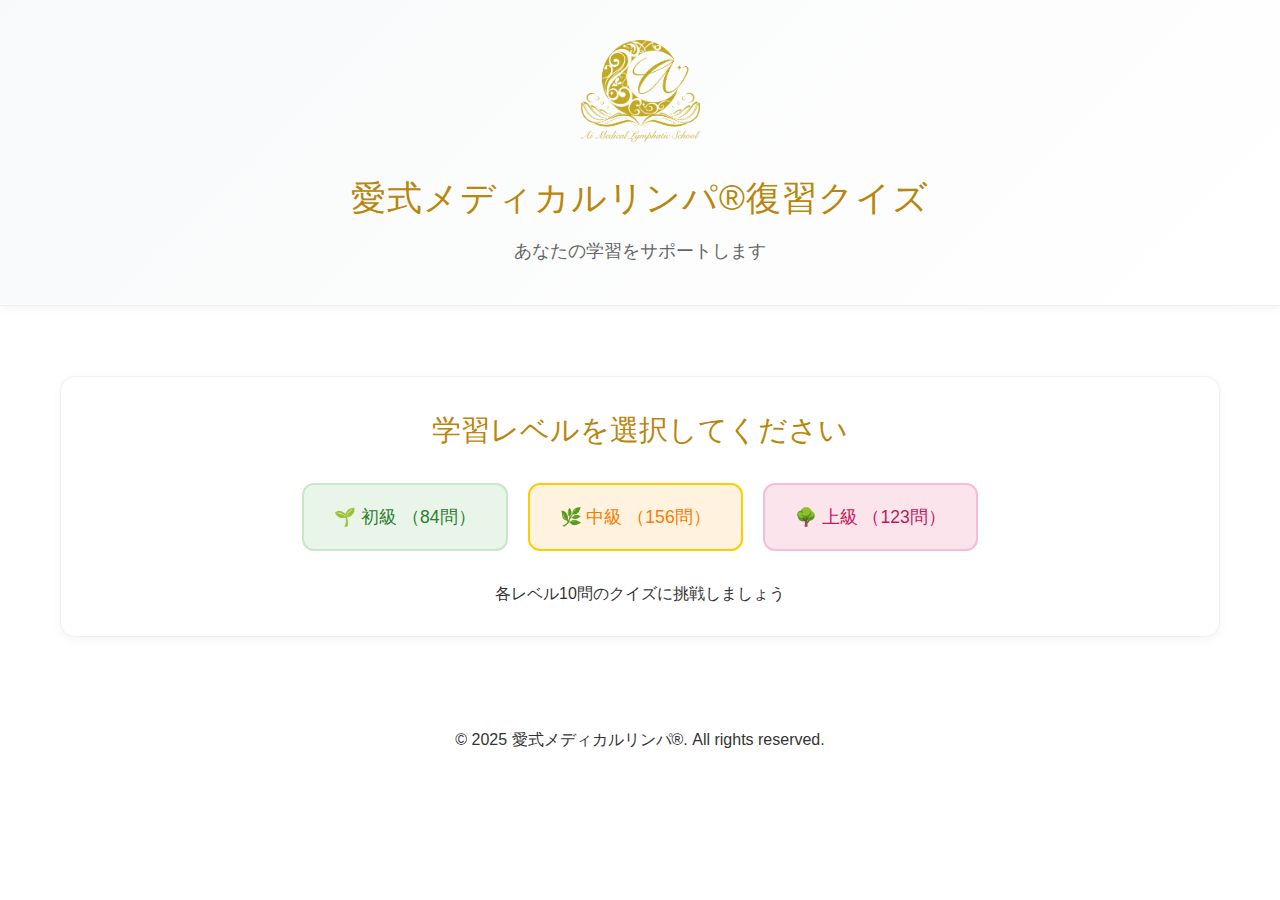
<file: index.html>
<!DOCTYPE html>
<html lang="ja">
<head>
    <meta charset="UTF-8">
    <meta name="viewport" content="width=device-width, initial-scale=1.0">
    <title>愛式メディカルリンパ®復習クイズ</title>
    
    <!-- CSS読み込み -->
    <link rel="stylesheet" href="css/common.css">
    <link rel="stylesheet" href="css/student.css">
    
    <!-- Favicon -->
    <link rel="icon" type="image/png" href="assets/ai-logo.png">
</head>
<body>
    <!-- ヘッダー -->
    <header class="header">
        <img src="assets/ai-logo.png" alt="愛式メディカルリンパ®" class="logo">
        <h1>愛式メディカルリンパ®復習クイズ</h1>
        <p>あなたの学習をサポートします</p>
    </header>

    <!-- メインコンテナ -->
    <main class="container">
        <!-- レベル選択画面 -->
        <section class="level-selection">
            <div class="card">
                <h2>学習レベルを選択してください</h2>
                <div class="level-buttons">
                    <button class="level-btn beginner" data-level="初級" onclick="selectLevel('初級')">
                        🌱 初級
                    </button>
                    <button class="level-btn intermediate" data-level="中級" onclick="selectLevel('中級')">
                        🌿 中級
                    </button>
                    <button class="level-btn advanced" data-level="上級" onclick="selectLevel('上級')">
                        🌳 上級
                    </button>
                </div>
                <p class="text-center text-light">各レベル10問のクイズに挑戦しましょう</p>
            </div>
        </section>

        <!-- クイズ画面 -->
        <section class="quiz-container" style="display: none;">
            <!-- クイズヘッダー -->
            <div class="quiz-header">
                <div class="quiz-progress">
                    <span class="question-number">問題 1</span>
                    <div class="progress-bar">
                        <div class="progress-fill"></div>
                    </div>
                    <span class="total-questions">/ 10</span>
                </div>
            </div>

            <!-- 問題カード -->
            <div class="question-card">
                <div class="question-meta">
                    <span class="lecture-code">PG01-1</span>
                    <span class="difficulty-badge difficulty-初級">初級</span>
                </div>
                
                <h3 class="question-title">レクチャータイトル</h3>
                <div class="question-text">問題文がここに表示されます</div>
                
                <div class="options-container">
                    <!-- 選択肢が動的に生成されます -->
                </div>

                <!-- 解説（選択後に表示） -->
                <div class="explanation" style="display: none;">
                    <h4>解説</h4>
                    <p>解説文がここに表示されます</p>
                </div>

                <!-- 関連動画リンク -->
                <a href="#" class="video-link" style="display: none;" target="_blank">
                    📹 関連動画で復習する
                </a>

                <!-- 次の問題ボタン -->
                <div class="text-center mt-lg">
                    <button class="btn btn-primary" onclick="nextQuestion()" style="display: none;">
                        次の問題へ
                    </button>
                </div>
            </div>
        </section>

        <!-- 結果画面 -->
        <section class="results-container" style="display: none;">
            <!-- スコア表示 -->
            <div class="score-display">
                <div class="score-number">80点</div>
                <div class="score-text">8問正解 / 10問中</div>
            </div>

            <!-- 結果統計 -->
            <div class="results-summary">
                <div class="summary-card">
                    <div class="summary-number correct-count">8</div>
                    <div class="summary-label">正解数</div>
                </div>
                <div class="summary-card">
                    <div class="summary-number total-count">10</div>
                    <div class="summary-label">総問題数</div>
                </div>
                <div class="summary-card">
                    <div class="summary-number time-spent">3分45秒</div>
                    <div class="summary-label">所要時間</div>
                </div>
                <div class="summary-card">
                    <div class="summary-number accuracy-rate">80%</div>
                    <div class="summary-label">正答率</div>
                </div>
            </div>

            <!-- 間違えた問題 -->
            <div class="wrong-questions">
                <h3>📚 復習が必要な問題</h3>
                <div class="wrong-questions-list">
                    <!-- 間違えた問題が動的に生成されます -->
                </div>
            </div>

            <!-- アクションボタン -->
            <div class="text-center">
                <button class="btn btn-primary" onclick="restartQuiz()">
                    もう一度挑戦する
                </button>
                <button class="btn btn-secondary ml-md" onclick="selectLevel('中級')">
                    別のレベルに挑戦
                </button>
            </div>
        </section>

        <!-- ローディング画面 -->
        <section class="loading" style="display: none;">
            <div class="loading-spinner"></div>
            <p>問題データを読み込み中...</p>
        </section>
    </main>

    <!-- フッター -->
    <footer class="text-center p-lg">
        <p class="text-light">© 2025 愛式メディカルリンパ®. All rights reserved.</p>
    </footer>

    <!-- JavaScript読み込み -->
    <script src="js/common.js"></script>
    <script src="js/student.js"></script>
</body>
</html>
</file>
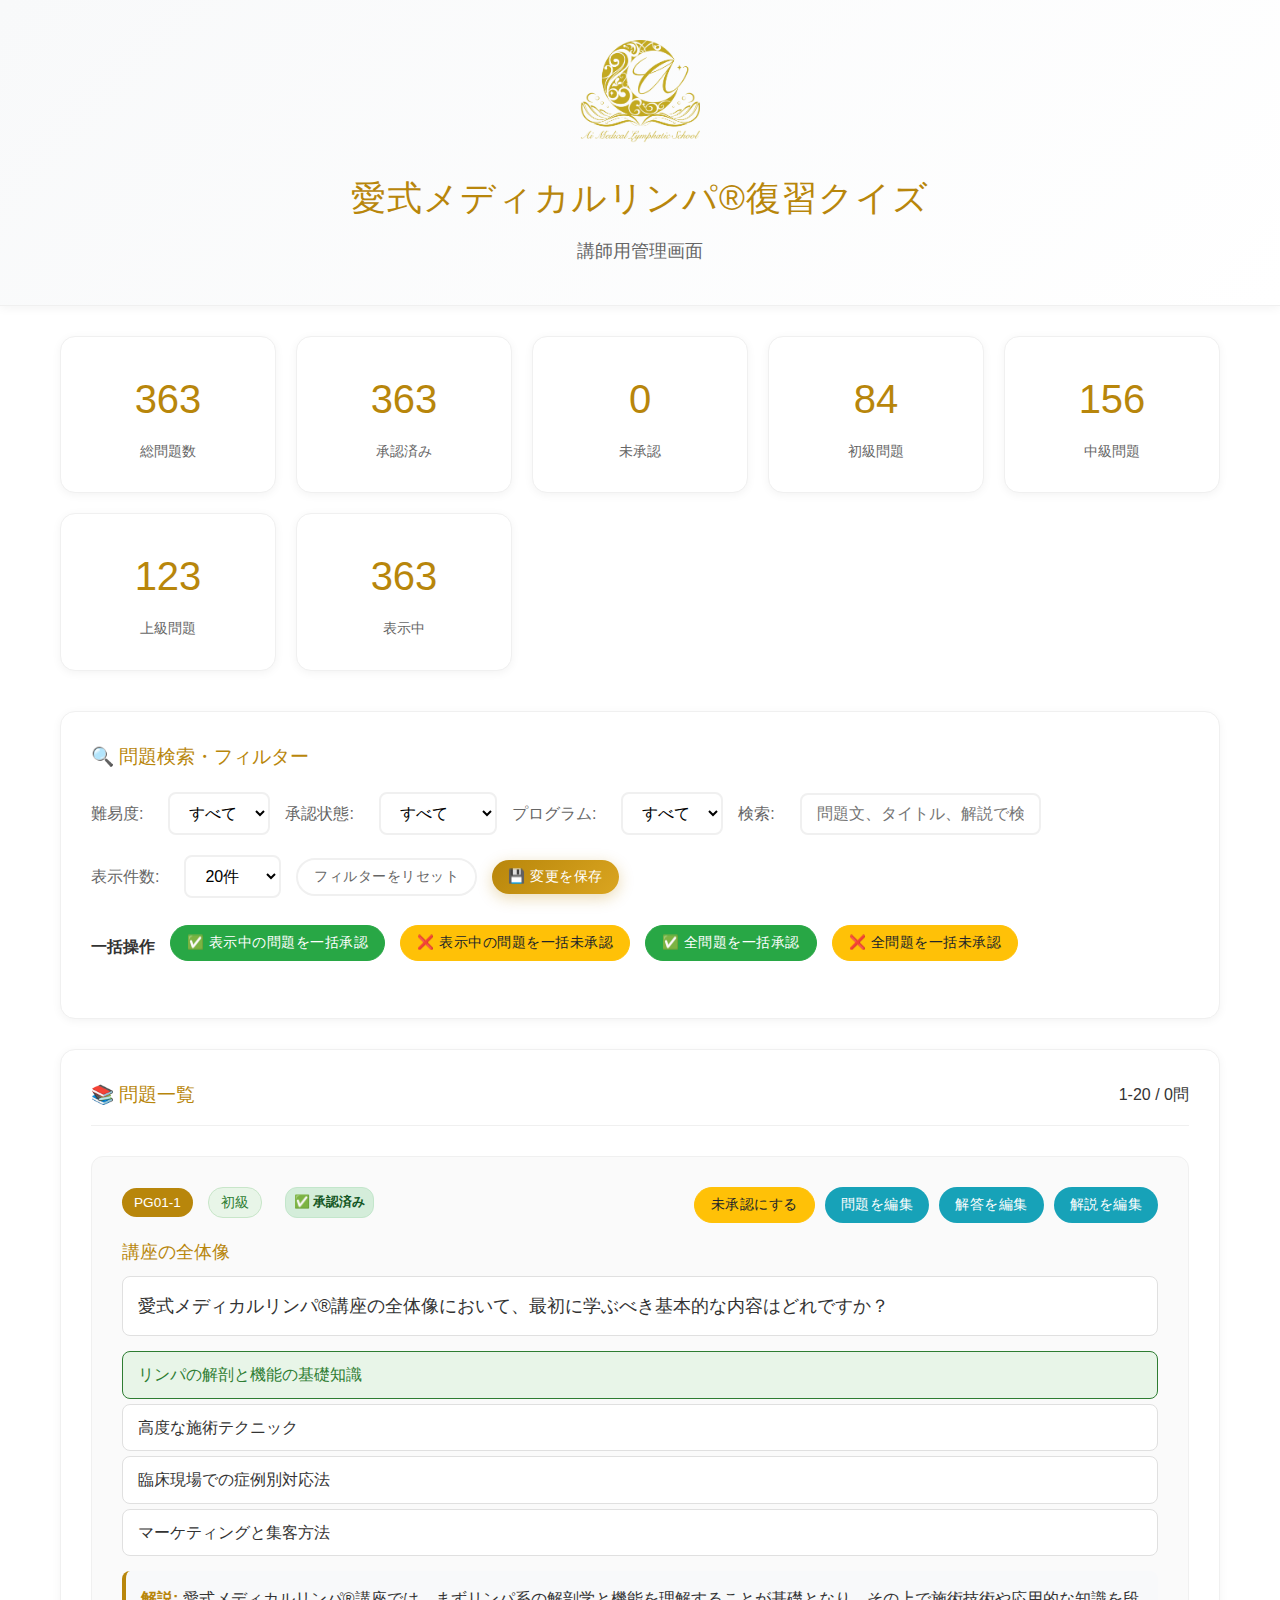
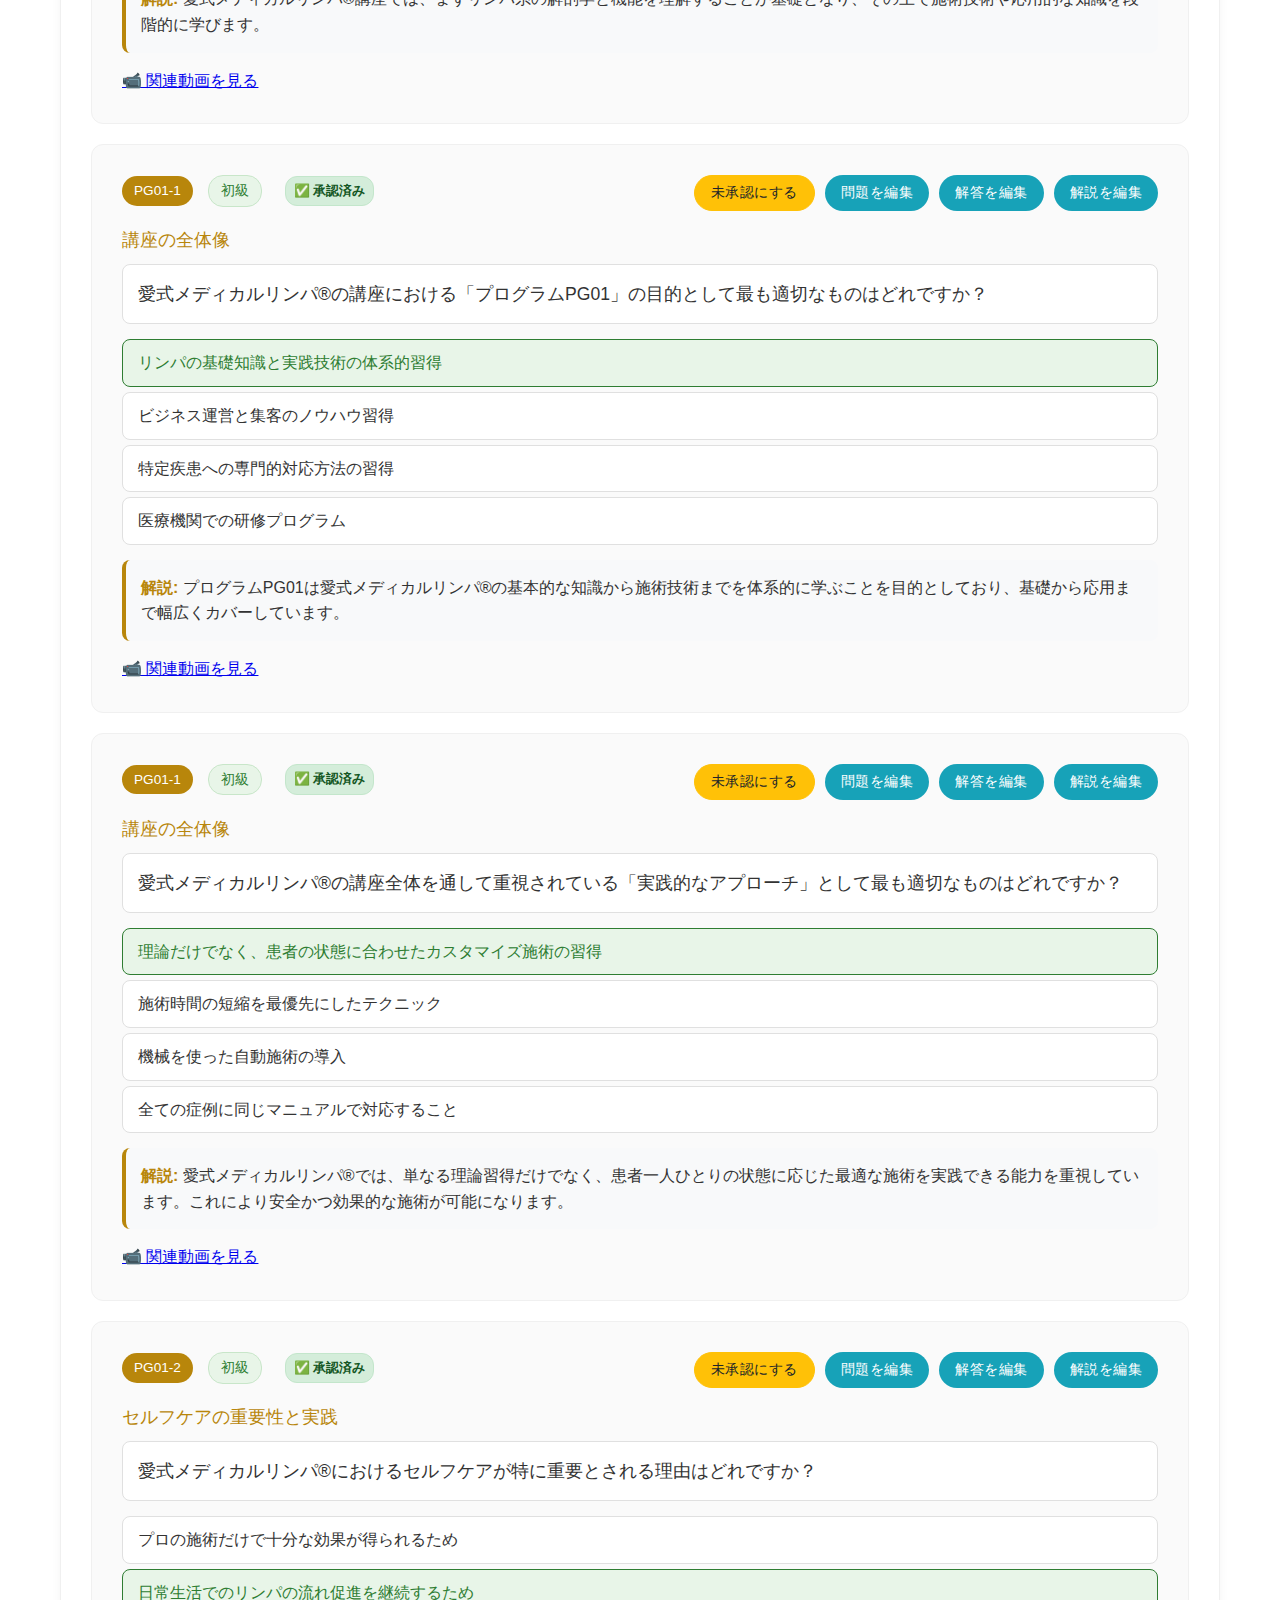
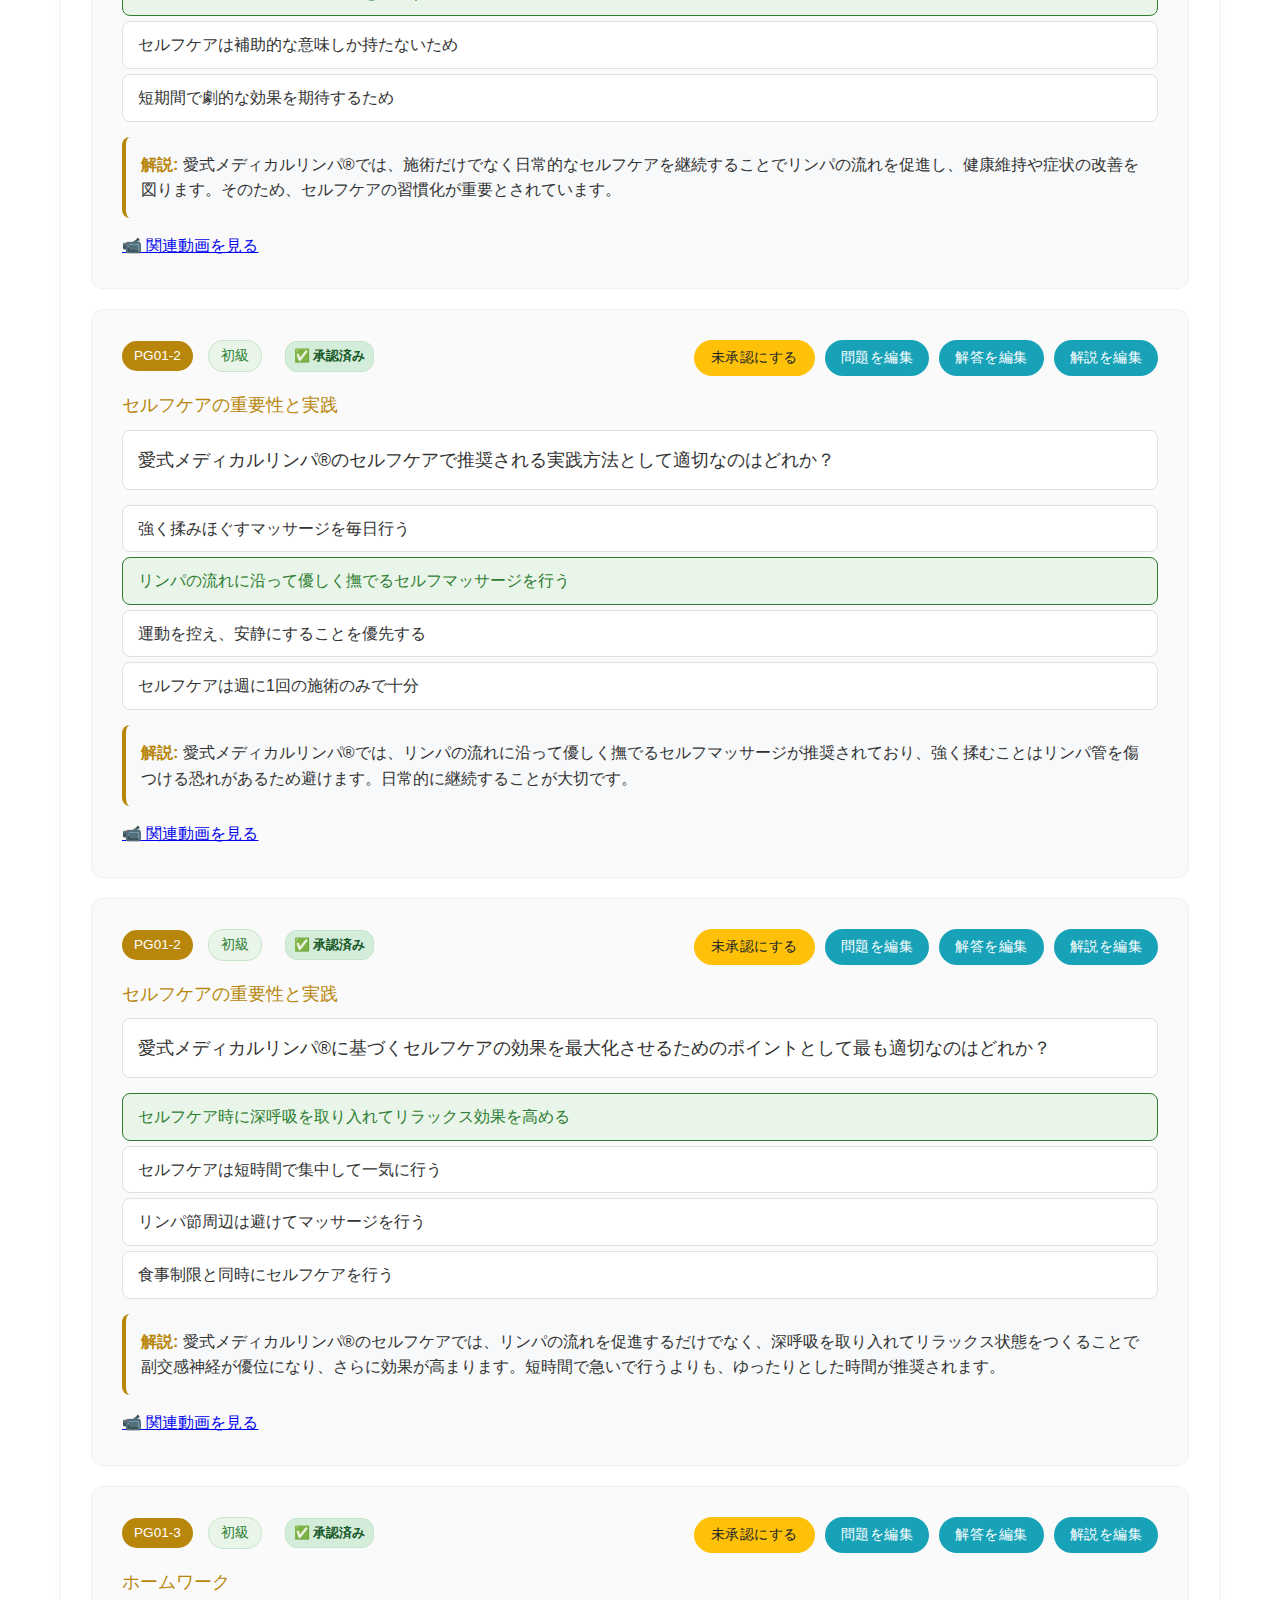
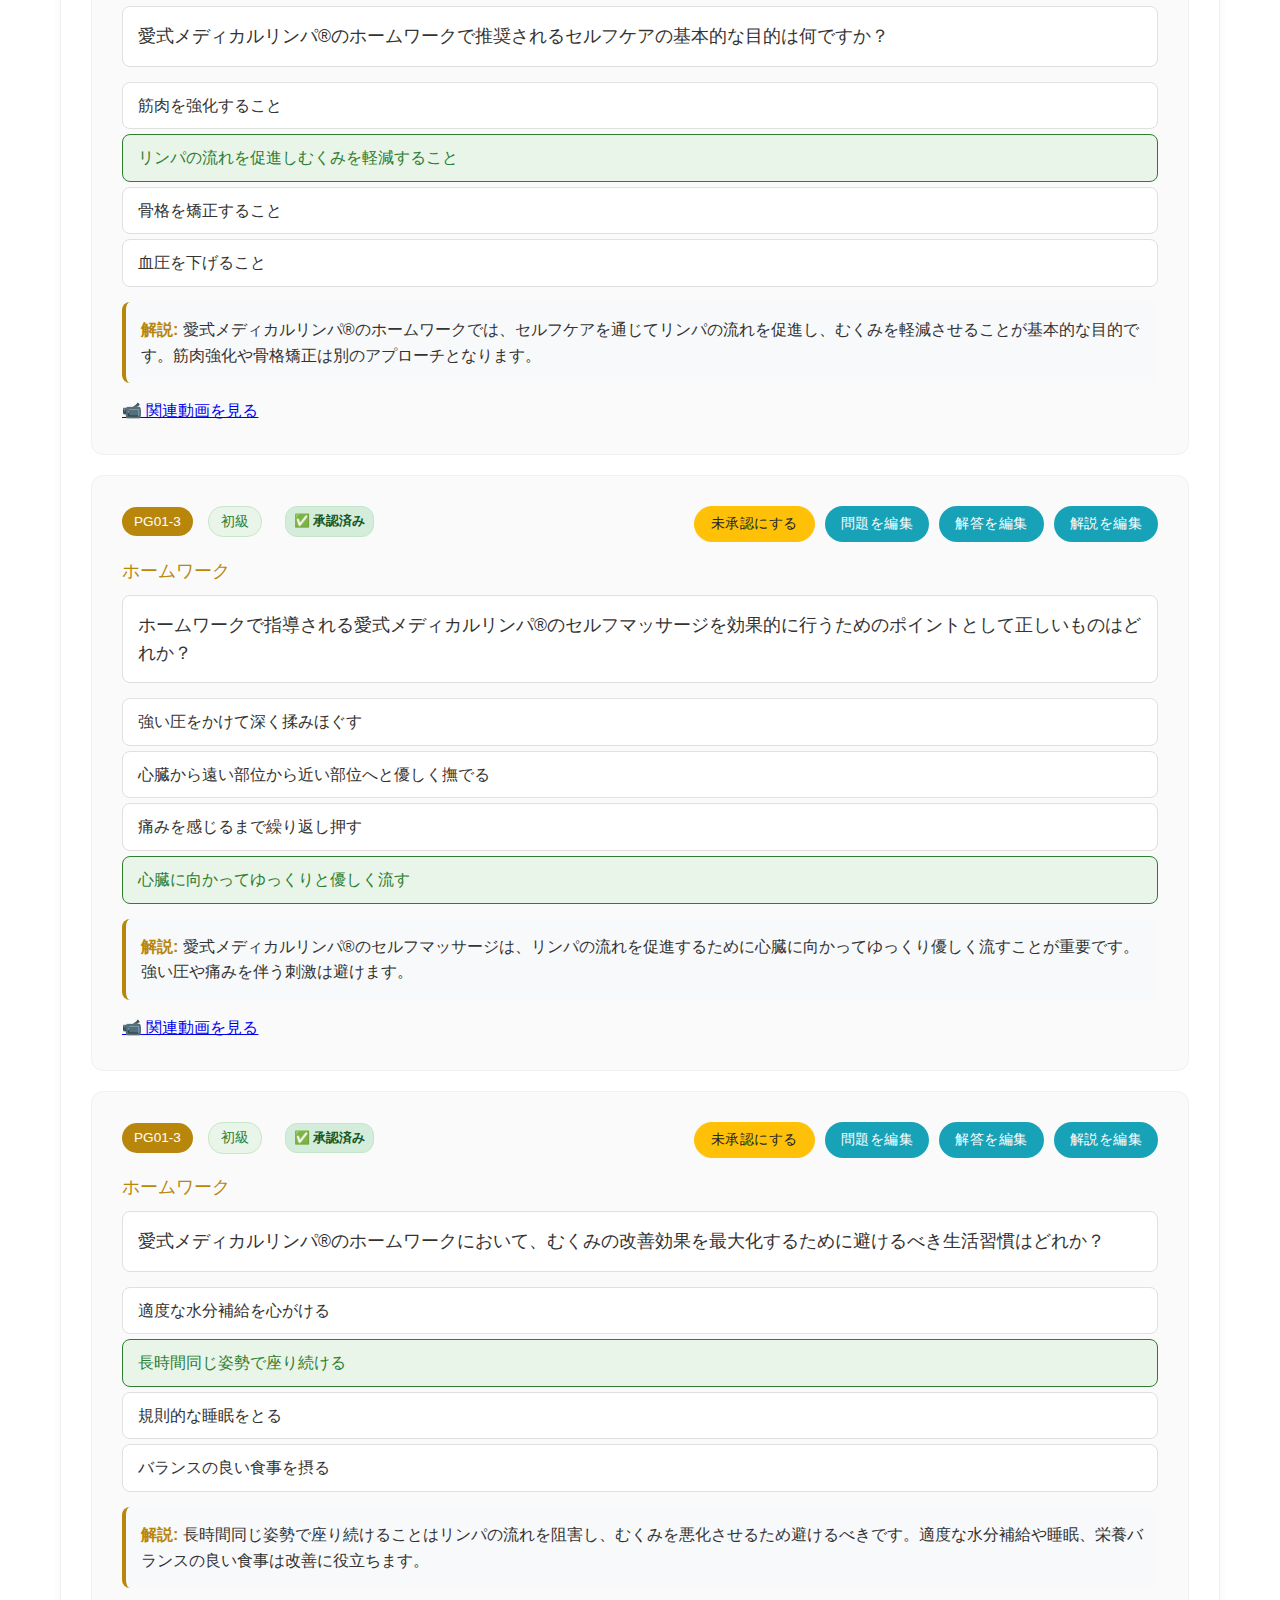
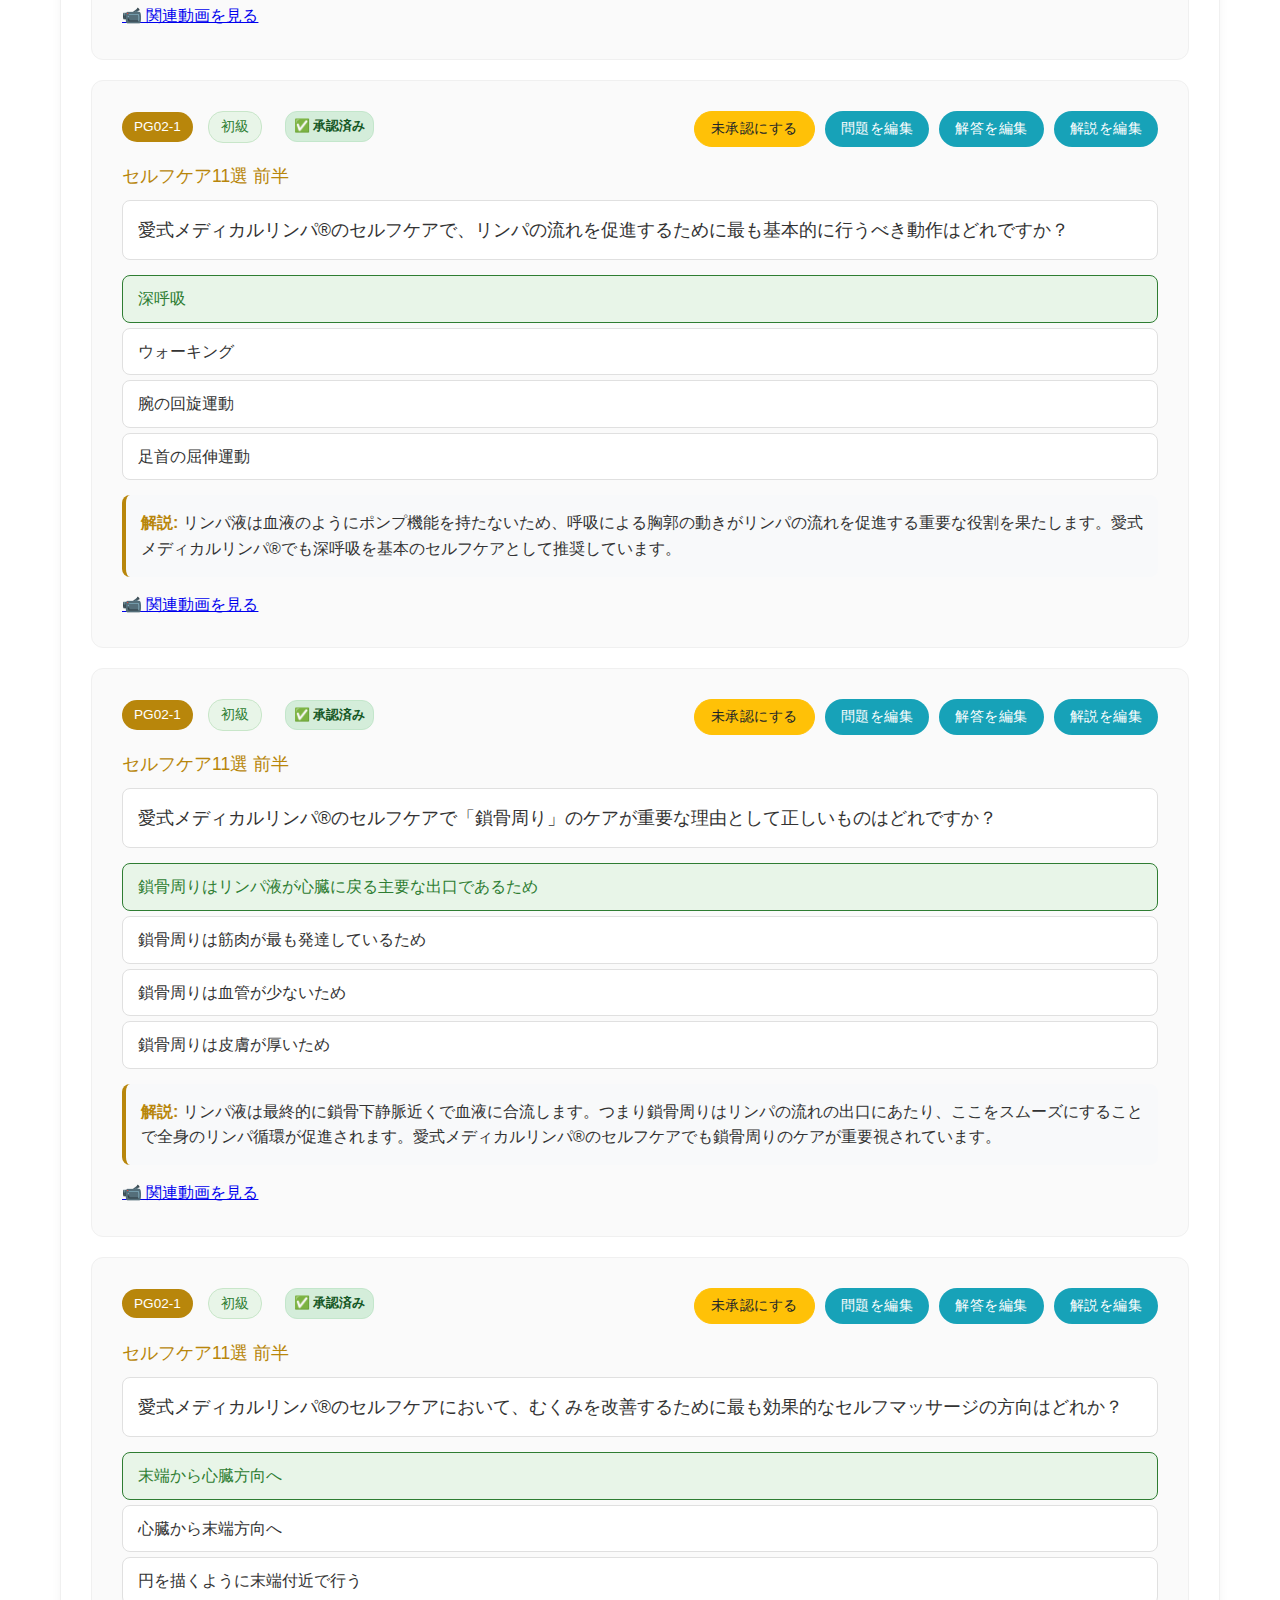
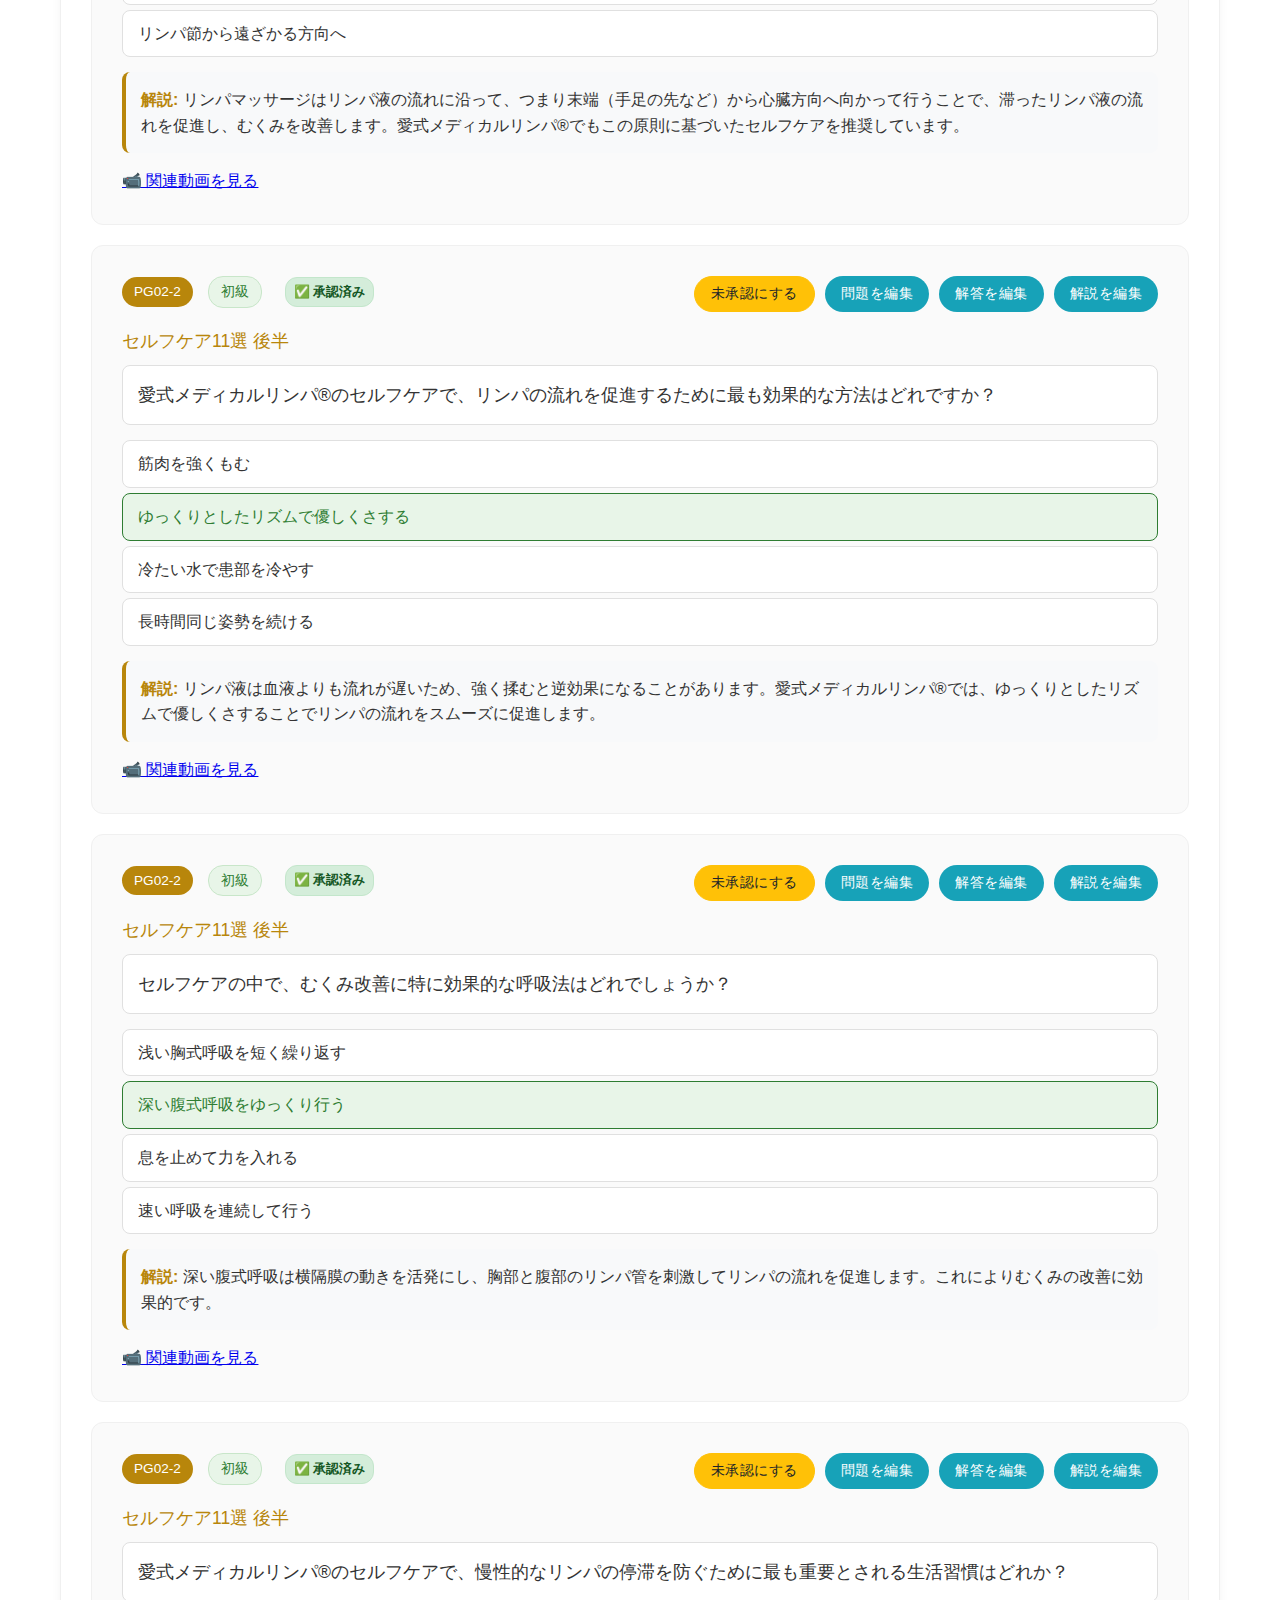
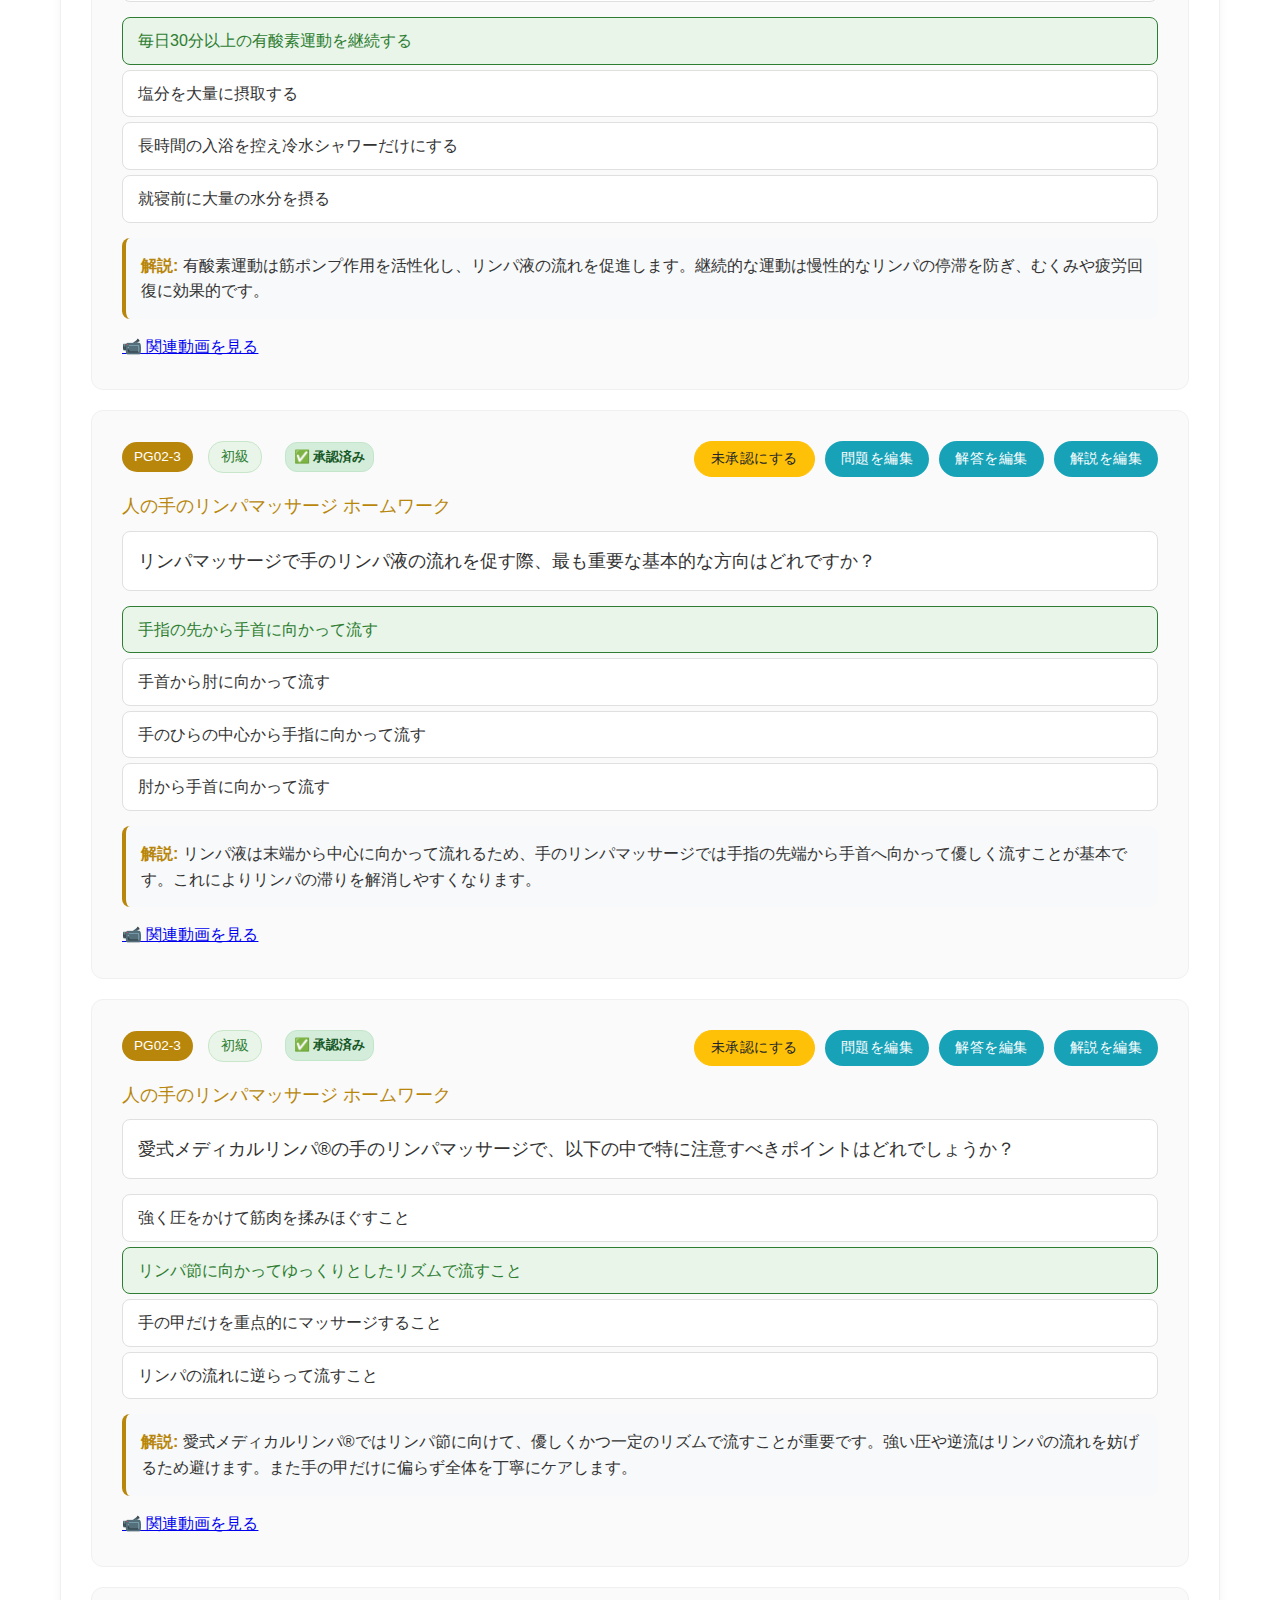
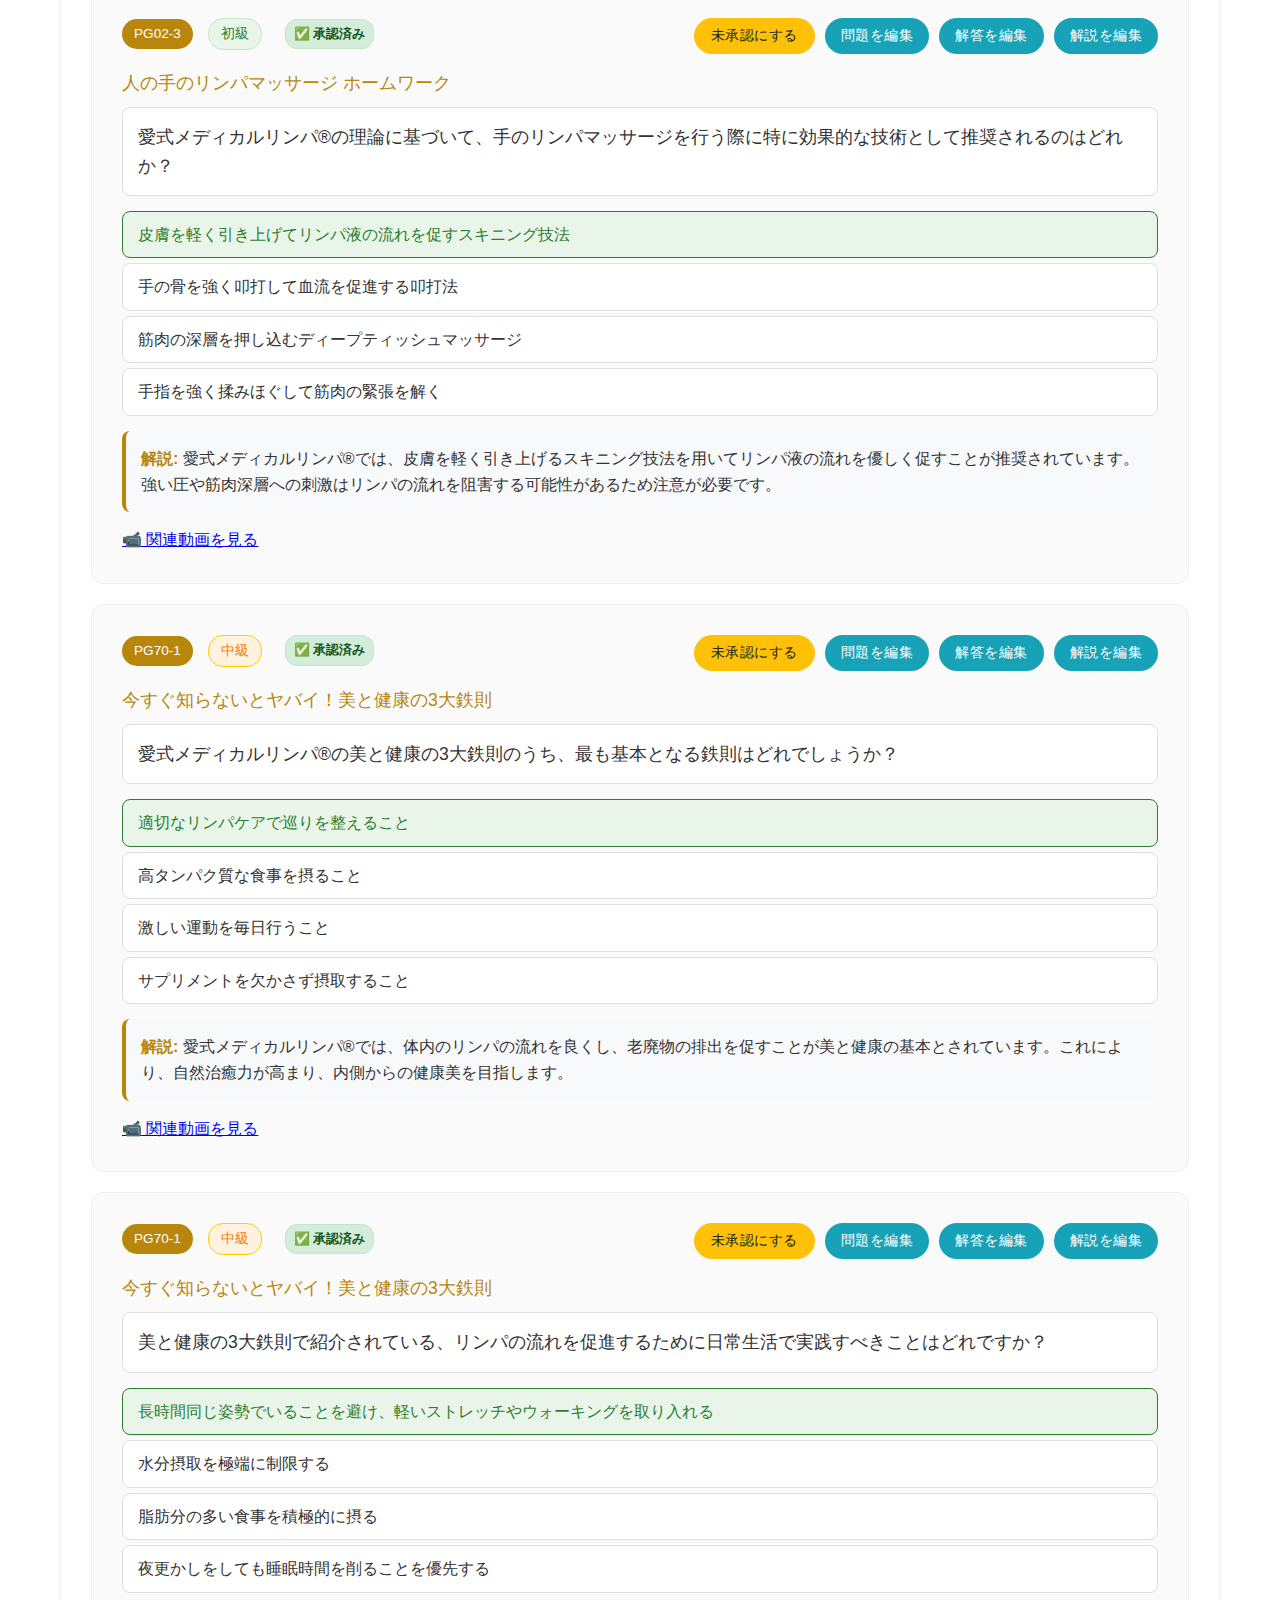
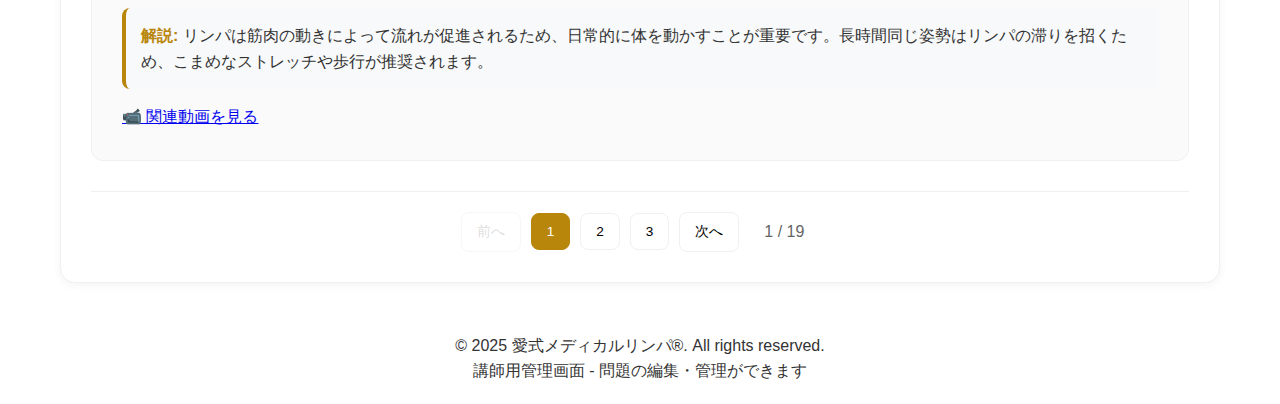
<file: teacher.html>
<!DOCTYPE html>
<html lang="ja">
<head>
    <meta charset="UTF-8">
    <meta name="viewport" content="width=device-width, initial-scale=1.0">
    <title>愛式メディカルリンパ®復習クイズ - 講師用管理画面</title>
    
    <!-- CSS読み込み -->
    <link rel="stylesheet" href="css/common.css">
    <link rel="stylesheet" href="css/teacher.css">
    
    <!-- Favicon -->
    <link rel="icon" type="image/png" href="assets/ai-logo.png">
</head>
<body>
    <!-- ヘッダー -->
    <header class="header">
        <img src="assets/ai-logo.png" alt="愛式メディカルリンパ®" class="logo">
        <h1>愛式メディカルリンパ®復習クイズ</h1>
        <p>講師用管理画面</p>
    </header>

    <!-- 保存状況表示 -->
    <div id="saveStatus" class="save-status"></div>

    <!-- メインコンテナ -->
    <main class="container">
        <!-- 統計情報 -->
        <section class="stats-grid">
            <div class="stat-card">
                <div class="stat-number" id="totalQuestions">0</div>
                <div class="stat-label">総問題数</div>
            </div>
            <div class="stat-card">
                <div class="stat-number" id="approvedCount">0</div>
                <div class="stat-label">承認済み</div>
            </div>
            <div class="stat-card">
                <div class="stat-number" id="unapprovedCount">0</div>
                <div class="stat-label">未承認</div>
            </div>
            <div class="stat-card">
                <div class="stat-number" id="beginnerCount">0</div>
                <div class="stat-label">初級問題</div>
            </div>
            <div class="stat-card">
                <div class="stat-number" id="intermediateCount">0</div>
                <div class="stat-label">中級問題</div>
            </div>
            <div class="stat-card">
                <div class="stat-number" id="advancedCount">0</div>
                <div class="stat-label">上級問題</div>
            </div>
            <div class="stat-card">
                <div class="stat-number" id="filteredCount">0</div>
                <div class="stat-label">表示中</div>
            </div>
        </section>

        <!-- コントロールパネル -->
        <section class="controls">
            <h3>🔍 問題検索・フィルター</h3>
            
            <div class="filter-group">
                <label for="difficultyFilter">難易度:</label>
                <select id="difficultyFilter">
                    <option value="">すべて</option>
                    <option value="初級">初級</option>
                    <option value="中級">中級</option>
                    <option value="上級">上級</option>
                </select>

                <label for="approvalFilter">承認状態:</label>
                <select id="approvalFilter">
                    <option value="">すべて</option>
                    <option value="approved">承認済み</option>
                    <option value="unapproved">未承認</option>
                </select>

                <label for="programFilter">プログラム:</label>
                <select id="programFilter">
                    <option value="">すべて</option>
                    <!-- プログラム選択肢は動的に生成 -->
                </select>

                <label for="searchInput">検索:</label>
                <input type="text" id="searchInput" placeholder="問題文、タイトル、解説で検索...">
            </div>

            <div class="filter-group">
                <label for="itemsPerPage">表示件数:</label>
                <select id="itemsPerPage">
                    <option value="10">10件</option>
                    <option value="20" selected>20件</option>
                    <option value="50">50件</option>
                    <option value="100">100件</option>
                </select>

                <button class="btn btn-secondary btn-small" onclick="resetFilters()">
                    フィルターをリセット
                </button>

                <button class="btn btn-primary btn-small" onclick="saveAllChanges()">
                    💾 変更を保存
                </button>
            </div>

            <div class="filter-group">
                <h4>一括操作</h4>
                <button class="btn btn-success btn-small" onclick="bulkApprove()">
                    ✅ 表示中の問題を一括承認
                </button>
                <button class="btn btn-warning btn-small" onclick="bulkUnapprove()">
                    ❌ 表示中の問題を一括未承認
                </button>
                <button class="btn btn-success btn-small" onclick="approveAll()">
                    ✅ 全問題を一括承認
                </button>
                <button class="btn btn-warning btn-small" onclick="unapproveAll()">
                    ❌ 全問題を一括未承認
                </button>
            </div>
        </section>

        <!-- 問題一覧 -->
        <section class="questions-container">
            <div class="questions-header">
                <h3>📚 問題一覧</h3>
                <div>
                    <span id="currentRange">1-20</span> / <span id="filteredCount">0</span>問
                </div>
            </div>

            <!-- 問題リスト -->
            <div id="questionsList">
                <!-- 問題が動的に生成されます -->
            </div>

            <!-- ページネーション -->
            <div id="pagination" class="pagination">
                <!-- ページネーションが動的に生成されます -->
            </div>
        </section>
    </main>

    <!-- フッター -->
    <footer class="text-center p-lg">
        <p class="text-light">© 2025 愛式メディカルリンパ®. All rights reserved.</p>
        <p class="text-light">講師用管理画面 - 問題の編集・管理ができます</p>
    </footer>

    <!-- JavaScript読み込み -->
    <script src="js/common.js"></script>
    <script src="js/teacher.js"></script>
</body>
</html>
</file>
<file: css/common.css>
/* 愛式メディカルリンパ®復習クイズシステム - 共通スタイル */

/* リセットCSS */
* {
    margin: 0;
    padding: 0;
    box-sizing: border-box;
}

/* CSS変数（カスタムプロパティ） */
:root {
    /* カラーパレット */
    --primary-color: #b8860b;
    --primary-light: #daa520;
    --primary-dark: #996f00;
    --background-color: #ffffff;
    --text-color: #333333;
    --text-light: #666666;
    --border-color: #f0f0f0;
    --shadow-light: rgba(0, 0, 0, 0.05);
    --shadow-medium: rgba(0, 0, 0, 0.1);
    --shadow-heavy: rgba(0, 0, 0, 0.15);
    
    /* 難易度カラー */
    --beginner-color: #2e7d32;
    --beginner-bg: #e8f5e8;
    --beginner-border: #c8e6c9;
    
    --intermediate-color: #f57c00;
    --intermediate-bg: #fff3e0;
    --intermediate-border: #ffcc02;
    
    --advanced-color: #c2185b;
    --advanced-bg: #fce4ec;
    --advanced-border: #f8bbd9;
    
    /* フォント */
    --font-family: 'Hiragino Sans', 'Yu Gothic', 'Meiryo', sans-serif;
    --font-size-small: 0.85rem;
    --font-size-normal: 1rem;
    --font-size-large: 1.1rem;
    --font-size-xl: 1.8rem;
    --font-size-xxl: 2.2rem;
    
    /* スペーシング */
    --spacing-xs: 5px;
    --spacing-sm: 10px;
    --spacing-md: 15px;
    --spacing-lg: 20px;
    --spacing-xl: 30px;
    --spacing-xxl: 40px;
    
    /* ボーダー半径 */
    --border-radius-sm: 8px;
    --border-radius-md: 12px;
    --border-radius-lg: 15px;
    --border-radius-xl: 20px;
    --border-radius-full: 50px;
    
    /* トランジション */
    --transition-fast: 0.2s ease;
    --transition-normal: 0.3s ease;
    --transition-slow: 0.5s ease;
}

/* ベーススタイル */
body {
    font-family: var(--font-family);
    background: var(--background-color);
    color: var(--text-color);
    line-height: 1.6;
    font-size: var(--font-size-normal);
}

/* ヘッダー */
.header {
    background: linear-gradient(135deg, #f8f9fa 0%, #ffffff 100%);
    padding: var(--spacing-xxl) var(--spacing-lg);
    text-align: center;
    border-bottom: 1px solid var(--border-color);
    box-shadow: 0 2px 10px var(--shadow-light);
}

.logo {
    width: 120px;
    height: auto;
    margin-bottom: var(--spacing-lg);
}

.header h1 {
    font-size: var(--font-size-xxl);
    color: var(--primary-color);
    margin-bottom: var(--spacing-sm);
    font-weight: 300;
    letter-spacing: 1px;
}

.header p {
    color: var(--text-light);
    font-size: var(--font-size-large);
    font-weight: 300;
}

/* コンテナ */
.container {
    max-width: 1200px;
    margin: 0 auto;
    padding: var(--spacing-xl) var(--spacing-lg);
}

/* カード */
.card {
    background: var(--background-color);
    border-radius: var(--border-radius-lg);
    padding: var(--spacing-xl);
    border: 1px solid var(--border-color);
    box-shadow: 0 2px 10px var(--shadow-light);
    transition: all var(--transition-normal);
}

.card:hover {
    box-shadow: 0 4px 20px var(--shadow-medium);
    transform: translateY(-2px);
}

/* ボタン */
.btn {
    padding: 12px 25px;
    border: none;
    border-radius: var(--border-radius-full);
    font-size: var(--font-size-normal);
    font-weight: 500;
    cursor: pointer;
    transition: all var(--transition-normal);
    letter-spacing: 0.5px;
    text-decoration: none;
    display: inline-block;
    text-align: center;
}

.btn-primary {
    background: linear-gradient(135deg, var(--primary-color), var(--primary-light));
    color: white;
    box-shadow: 0 4px 15px rgba(184, 134, 11, 0.3);
}

.btn-primary:hover {
    transform: translateY(-2px);
    box-shadow: 0 8px 25px rgba(184, 134, 11, 0.4);
}

.btn-secondary {
    background: var(--background-color);
    color: var(--text-light);
    border: 2px solid var(--border-color);
}

.btn-secondary:hover {
    border-color: var(--primary-color);
    color: var(--primary-color);
}

.btn-small {
    padding: 8px 16px;
    font-size: var(--font-size-small);
}

/* フォーム要素 */
select, input {
    padding: var(--spacing-sm) var(--spacing-md);
    border: 2px solid var(--border-color);
    border-radius: var(--border-radius-sm);
    font-size: var(--font-size-normal);
    background: var(--background-color);
    transition: border-color var(--transition-normal);
}

select:focus, input:focus {
    outline: none;
    border-color: var(--primary-color);
}

/* 難易度バッジ */
.difficulty-badge {
    padding: 4px 12px;
    border-radius: var(--border-radius-lg);
    font-size: var(--font-size-small);
    font-weight: 500;
    border: 1px solid;
}

.difficulty-初級 {
    background: var(--beginner-bg);
    color: var(--beginner-color);
    border-color: var(--beginner-border);
}

.difficulty-中級 {
    background: var(--intermediate-bg);
    color: var(--intermediate-color);
    border-color: var(--intermediate-border);
}

.difficulty-上級 {
    background: var(--advanced-bg);
    color: var(--advanced-color);
    border-color: var(--advanced-border);
}

/* ユーティリティクラス */
.text-center { text-align: center; }
.text-left { text-align: left; }
.text-right { text-align: right; }

.mb-sm { margin-bottom: var(--spacing-sm); }
.mb-md { margin-bottom: var(--spacing-md); }
.mb-lg { margin-bottom: var(--spacing-lg); }
.mb-xl { margin-bottom: var(--spacing-xl); }

.mt-sm { margin-top: var(--spacing-sm); }
.mt-md { margin-top: var(--spacing-md); }
.mt-lg { margin-top: var(--spacing-lg); }
.mt-xl { margin-top: var(--spacing-xl); }

.p-sm { padding: var(--spacing-sm); }
.p-md { padding: var(--spacing-md); }
.p-lg { padding: var(--spacing-lg); }
.p-xl { padding: var(--spacing-xl); }

/* レスポンシブデザイン */
@media (max-width: 768px) {
    .container {
        padding: var(--spacing-md);
    }
    
    .header h1 {
        font-size: var(--font-size-xl);
    }
    
    .header {
        padding: var(--spacing-lg) var(--spacing-md);
    }
    
    .card {
        padding: var(--spacing-lg);
    }
    
    .btn {
        padding: var(--spacing-sm) var(--spacing-lg);
        font-size: var(--font-size-small);
    }
}

@media (max-width: 480px) {
    .container {
        padding: var(--spacing-sm);
    }
    
    .header {
        padding: var(--spacing-md) var(--spacing-sm);
    }
    
    .logo {
        width: 80px;
    }
}
</file>
<file: css/student.css>
/* 愛式メディカルリンパ®復習クイズシステム - 生徒用スタイル */

/* レベル選択画面 */
.level-selection {
    text-align: center;
    padding: var(--spacing-xxl) 0;
}

.level-selection h2 {
    color: var(--primary-color);
    font-size: var(--font-size-xl);
    margin-bottom: var(--spacing-xl);
    font-weight: 400;
}

.level-buttons {
    display: flex;
    justify-content: center;
    gap: var(--spacing-lg);
    flex-wrap: wrap;
    margin-bottom: var(--spacing-xl);
}

.level-btn {
    padding: var(--spacing-lg) var(--spacing-xl);
    font-size: var(--font-size-large);
    font-weight: 500;
    border-radius: var(--border-radius-md);
    border: 2px solid;
    cursor: pointer;
    transition: all var(--transition-normal);
    min-width: 120px;
    text-transform: none;
}

.level-btn.beginner {
    background: var(--beginner-bg);
    color: var(--beginner-color);
    border-color: var(--beginner-border);
}

.level-btn.beginner:hover {
    background: var(--beginner-color);
    color: white;
    transform: translateY(-3px);
    box-shadow: 0 6px 20px rgba(46, 125, 50, 0.3);
}

.level-btn.intermediate {
    background: var(--intermediate-bg);
    color: var(--intermediate-color);
    border-color: var(--intermediate-border);
}

.level-btn.intermediate:hover {
    background: var(--intermediate-color);
    color: white;
    transform: translateY(-3px);
    box-shadow: 0 6px 20px rgba(245, 124, 0, 0.3);
}

.level-btn.advanced {
    background: var(--advanced-bg);
    color: var(--advanced-color);
    border-color: var(--advanced-border);
}

.level-btn.advanced:hover {
    background: var(--advanced-color);
    color: white;
    transform: translateY(-3px);
    box-shadow: 0 6px 20px rgba(194, 24, 91, 0.3);
}

/* クイズ画面 */
.quiz-container {
    max-width: 800px;
    margin: 0 auto;
}

.quiz-header {
    text-align: center;
    margin-bottom: var(--spacing-xl);
    padding: var(--spacing-lg);
    background: linear-gradient(135deg, var(--primary-color), var(--primary-light));
    color: white;
    border-radius: var(--border-radius-lg);
}

.quiz-progress {
    display: flex;
    justify-content: space-between;
    align-items: center;
    margin-bottom: var(--spacing-md);
}

.progress-bar {
    flex: 1;
    height: 8px;
    background: rgba(255, 255, 255, 0.3);
    border-radius: var(--border-radius-sm);
    margin: 0 var(--spacing-md);
    overflow: hidden;
}

.progress-fill {
    height: 100%;
    background: white;
    border-radius: var(--border-radius-sm);
    transition: width var(--transition-normal);
}

.question-card {
    background: var(--background-color);
    border-radius: var(--border-radius-lg);
    padding: var(--spacing-xl);
    margin-bottom: var(--spacing-lg);
    border: 1px solid var(--border-color);
    box-shadow: 0 4px 15px var(--shadow-light);
}

.question-meta {
    display: flex;
    justify-content: space-between;
    align-items: center;
    margin-bottom: var(--spacing-lg);
    flex-wrap: wrap;
    gap: var(--spacing-sm);
}

.lecture-code {
    background: var(--primary-color);
    color: white;
    padding: 4px 12px;
    border-radius: var(--border-radius-lg);
    font-size: var(--font-size-small);
    font-weight: 500;
}

.question-text {
    font-size: var(--font-size-large);
    line-height: 1.7;
    margin-bottom: var(--spacing-xl);
    color: var(--text-color);
}

.options-container {
    margin-bottom: var(--spacing-xl);
}

.option {
    background: var(--background-color);
    border: 2px solid var(--border-color);
    border-radius: var(--border-radius-md);
    padding: var(--spacing-md) var(--spacing-lg);
    margin-bottom: var(--spacing-sm);
    cursor: pointer;
    transition: all var(--transition-normal);
    font-size: var(--font-size-normal);
    line-height: 1.5;
}

.option:hover {
    border-color: var(--primary-color);
    background: rgba(184, 134, 11, 0.05);
}

.option.selected {
    border-color: var(--primary-color);
    background: rgba(184, 134, 11, 0.1);
    font-weight: 500;
}

.option.correct {
    border-color: var(--beginner-color);
    background: var(--beginner-bg);
    color: var(--beginner-color);
}

.option.incorrect {
    border-color: var(--advanced-color);
    background: var(--advanced-bg);
    color: var(--advanced-color);
}

.option.disabled {
    cursor: not-allowed;
    opacity: 0.7;
}

/* 解説表示 */
.explanation {
    background: #f8f9fa;
    border-left: 4px solid var(--primary-color);
    padding: var(--spacing-lg);
    border-radius: var(--border-radius-sm);
    margin: var(--spacing-lg) 0;
    font-size: var(--font-size-normal);
    line-height: 1.6;
}

.explanation h4 {
    color: var(--primary-color);
    margin-bottom: var(--spacing-sm);
    font-weight: 500;
}

/* 関連動画リンク */
.video-link {
    display: inline-block;
    background: linear-gradient(135deg, var(--primary-color), var(--primary-light));
    color: white;
    padding: var(--spacing-sm) var(--spacing-lg);
    border-radius: var(--border-radius-xl);
    text-decoration: none;
    font-size: var(--font-size-small);
    font-weight: 500;
    transition: all var(--transition-normal);
    margin-top: var(--spacing-md);
}

.video-link:hover {
    transform: translateY(-1px);
    box-shadow: 0 4px 15px rgba(184, 134, 11, 0.3);
}

/* 結果画面 */
.results-container {
    text-align: center;
    padding: var(--spacing-xl) 0;
}

.score-display {
    background: linear-gradient(135deg, var(--primary-color), var(--primary-light));
    color: white;
    padding: var(--spacing-xl);
    border-radius: var(--border-radius-lg);
    margin-bottom: var(--spacing-xl);
}

.score-number {
    font-size: 3rem;
    font-weight: 300;
    margin-bottom: var(--spacing-sm);
}

.score-text {
    font-size: var(--font-size-large);
    opacity: 0.9;
}

.results-summary {
    display: grid;
    grid-template-columns: repeat(auto-fit, minmax(200px, 1fr));
    gap: var(--spacing-lg);
    margin-bottom: var(--spacing-xl);
}

.summary-card {
    background: var(--background-color);
    border: 1px solid var(--border-color);
    border-radius: var(--border-radius-md);
    padding: var(--spacing-lg);
    text-align: center;
}

.summary-number {
    font-size: 2rem;
    font-weight: 500;
    margin-bottom: var(--spacing-xs);
}

.summary-label {
    color: var(--text-light);
    font-size: var(--font-size-small);
}

.wrong-questions {
    background: var(--background-color);
    border-radius: var(--border-radius-lg);
    padding: var(--spacing-xl);
    margin-bottom: var(--spacing-lg);
    border: 1px solid var(--border-color);
    text-align: left;
}

.wrong-questions h3 {
    color: var(--primary-color);
    margin-bottom: var(--spacing-lg);
    text-align: center;
}

.wrong-question-item {
    background: #fafafa;
    border: 1px solid var(--border-color);
    border-radius: var(--border-radius-sm);
    padding: var(--spacing-md);
    margin-bottom: var(--spacing-md);
}

.wrong-question-text {
    font-weight: 500;
    margin-bottom: var(--spacing-xs);
}

.wrong-question-answer {
    font-size: var(--font-size-small);
    color: var(--text-light);
    margin-bottom: var(--spacing-sm);
}

/* ローディング画面 */
.loading {
    text-align: center;
    padding: var(--spacing-xxl) 0;
}

.loading-spinner {
    width: 50px;
    height: 50px;
    border: 4px solid var(--border-color);
    border-top: 4px solid var(--primary-color);
    border-radius: 50%;
    animation: spin 1s linear infinite;
    margin: 0 auto var(--spacing-lg);
}

@keyframes spin {
    0% { transform: rotate(0deg); }
    100% { transform: rotate(360deg); }
}

/* レスポンシブデザイン */
@media (max-width: 768px) {
    .level-buttons {
        flex-direction: column;
        align-items: center;
    }
    
    .level-btn {
        width: 100%;
        max-width: 300px;
    }
    
    .quiz-progress {
        flex-direction: column;
        gap: var(--spacing-sm);
    }
    
    .progress-bar {
        margin: 0;
        width: 100%;
    }
    
    .question-meta {
        flex-direction: column;
        align-items: flex-start;
    }
    
    .results-summary {
        grid-template-columns: 1fr;
    }
    
    .score-number {
        font-size: 2.5rem;
    }
}

@media (max-width: 480px) {
    .question-card {
        padding: var(--spacing-lg);
    }
    
    .quiz-header {
        padding: var(--spacing-md);
    }
    
    .score-display {
        padding: var(--spacing-lg);
    }
    
    .score-number {
        font-size: 2rem;
    }
}
</file>
<file: css/teacher.css>
/* 愛式メディカルリンパ®復習クイズシステム - 講師用スタイル */

/* 統計グリッド */
.stats-grid {
    display: grid;
    grid-template-columns: repeat(auto-fit, minmax(200px, 1fr));
    gap: var(--spacing-lg);
    margin-bottom: var(--spacing-xxl);
}

.stat-card {
    background: var(--background-color);
    padding: var(--spacing-xl);
    border-radius: var(--border-radius-lg);
    text-align: center;
    border: 1px solid var(--border-color);
    box-shadow: 0 2px 10px var(--shadow-light);
    transition: all var(--transition-normal);
}

.stat-card:hover {
    transform: translateY(-2px);
    box-shadow: 0 4px 20px var(--shadow-medium);
}

.stat-number {
    font-size: 2.5rem;
    font-weight: 300;
    color: var(--primary-color);
    margin-bottom: var(--spacing-sm);
}

.stat-label {
    color: var(--text-light);
    font-size: var(--font-size-small);
    font-weight: 300;
}

/* コントロールパネル */
.controls {
    background: var(--background-color);
    padding: var(--spacing-xl);
    border-radius: var(--border-radius-lg);
    margin-bottom: var(--spacing-xl);
    border: 1px solid var(--border-color);
    box-shadow: 0 2px 10px var(--shadow-light);
}

.controls h3 {
    color: var(--primary-color);
    margin-bottom: var(--spacing-lg);
    font-weight: 400;
}

.filter-group {
    display: flex;
    gap: var(--spacing-md);
    flex-wrap: wrap;
    align-items: center;
    margin-bottom: var(--spacing-lg);
}

.filter-group label {
    color: var(--text-light);
    font-weight: 500;
    margin-right: var(--spacing-sm);
}

/* 問題コンテナ */
.questions-container {
    background: var(--background-color);
    border-radius: var(--border-radius-lg);
    padding: var(--spacing-xl);
    border: 1px solid var(--border-color);
    box-shadow: 0 2px 10px var(--shadow-light);
}

.questions-header {
    display: flex;
    justify-content: space-between;
    align-items: center;
    margin-bottom: var(--spacing-xl);
    padding-bottom: var(--spacing-md);
    border-bottom: 1px solid var(--border-color);
}

.questions-header h3 {
    color: var(--primary-color);
    font-weight: 400;
}

/* 問題アイテム */
.question-item {
    background: #fafafa;
    border: 1px solid var(--border-color);
    border-radius: var(--border-radius-md);
    padding: var(--spacing-xl);
    margin-bottom: var(--spacing-lg);
    transition: all var(--transition-normal);
}

.question-item:hover {
    box-shadow: 0 4px 15px var(--shadow-medium);
    transform: translateY(-2px);
}

.question-header {
    display: flex;
    justify-content: space-between;
    align-items: flex-start;
    margin-bottom: var(--spacing-md);
    flex-wrap: wrap;
    gap: var(--spacing-sm);
}

.question-meta {
    display: flex;
    gap: var(--spacing-md);
    align-items: center;
    flex-wrap: wrap;
}

.lecture-code {
    background: var(--primary-color);
    color: white;
    padding: 4px 12px;
    border-radius: var(--border-radius-lg);
    font-size: var(--font-size-small);
    font-weight: 500;
}

.question-actions {
    display: flex;
    gap: var(--spacing-sm);
    flex-wrap: wrap;
}

.question-title {
    color: var(--primary-color);
    font-weight: 500;
    margin-bottom: var(--spacing-sm);
    font-size: var(--font-size-large);
}

.question-text {
    color: var(--text-color);
    font-size: var(--font-size-large);
    margin-bottom: var(--spacing-md);
    line-height: 1.6;
    padding: var(--spacing-md);
    background: var(--background-color);
    border-radius: var(--border-radius-sm);
    border: 1px solid #e0e0e0;
}

/* 選択肢リスト */
.options-list {
    margin-bottom: var(--spacing-md);
}

.option-item {
    padding: var(--spacing-sm) var(--spacing-md);
    margin: var(--spacing-xs) 0;
    border-radius: var(--border-radius-sm);
    background: var(--background-color);
    border: 1px solid #e0e0e0;
    font-size: var(--font-size-normal);
}

.option-item.correct {
    background: var(--beginner-bg);
    border-color: var(--beginner-color);
    color: var(--beginner-color);
    font-weight: 500;
}

/* 解説 */
.explanation {
    background: #f8f9fa;
    padding: var(--spacing-md);
    border-radius: var(--border-radius-sm);
    border-left: 4px solid var(--primary-color);
    margin-bottom: var(--spacing-md);
    font-size: var(--font-size-normal);
    line-height: 1.6;
}

.explanation strong {
    color: var(--primary-color);
}

/* 編集ボタン */
.btn-edit {
    background: #17a2b8;
    color: white;
    border: none;
}

.btn-edit:hover {
    background: #138496;
    transform: translateY(-1px);
}

.btn-approve {
    background: #28a745;
    color: white;
    border: none;
}

.btn-approve:hover {
    background: #218838;
    transform: translateY(-1px);
}

.btn-reject {
    background: #dc3545;
    color: white;
    border: none;
}

.btn-reject:hover {
    background: #c82333;
    transform: translateY(-1px);
}

/* ページネーション */
.pagination {
    display: flex;
    justify-content: center;
    align-items: center;
    gap: var(--spacing-sm);
    margin-top: var(--spacing-xl);
    padding-top: var(--spacing-lg);
    border-top: 1px solid var(--border-color);
}

.pagination button {
    padding: var(--spacing-sm) var(--spacing-md);
    border: 1px solid var(--border-color);
    background: var(--background-color);
    border-radius: var(--border-radius-sm);
    cursor: pointer;
    transition: all var(--transition-normal);
    font-size: var(--font-size-small);
}

.pagination button:hover:not(:disabled) {
    border-color: var(--primary-color);
    color: var(--primary-color);
}

.pagination button:disabled {
    opacity: 0.5;
    cursor: not-allowed;
}

.pagination .current-page {
    background: var(--primary-color);
    color: white;
    border-color: var(--primary-color);
}

/* 保存状況表示 */
.save-status {
    position: fixed;
    top: var(--spacing-lg);
    right: var(--spacing-lg);
    padding: var(--spacing-sm) var(--spacing-lg);
    border-radius: var(--border-radius-full);
    color: white;
    font-weight: 500;
    z-index: 1000;
    opacity: 0;
    transition: opacity var(--transition-normal);
    font-size: var(--font-size-small);
}

.save-status.success {
    background: #28a745;
    opacity: 1;
}

.save-status.error {
    background: #dc3545;
    opacity: 1;
}

/* レスポンシブデザイン */
@media (max-width: 768px) {
    .stats-grid {
        grid-template-columns: repeat(auto-fit, minmax(150px, 1fr));
        gap: var(--spacing-md);
    }
    
    .filter-group {
        flex-direction: column;
        align-items: stretch;
    }
    
    .filter-group label {
        margin-bottom: var(--spacing-xs);
    }
    
    .question-header {
        flex-direction: column;
        align-items: stretch;
    }
    
    .question-meta {
        justify-content: flex-start;
        margin-bottom: var(--spacing-sm);
    }
    
    .question-actions {
        justify-content: flex-start;
    }
    
    .questions-header {
        flex-direction: column;
        align-items: stretch;
        gap: var(--spacing-sm);
    }
    
    .pagination {
        flex-wrap: wrap;
        gap: var(--spacing-xs);
    }
    
    .save-status {
        position: relative;
        top: auto;
        right: auto;
        margin-bottom: var(--spacing-lg);
        text-align: center;
    }
}

@media (max-width: 480px) {
    .stat-card {
        padding: var(--spacing-lg);
    }
    
    .stat-number {
        font-size: 2rem;
    }
    
    .controls {
        padding: var(--spacing-lg);
    }
    
    .questions-container {
        padding: var(--spacing-lg);
    }
    
    .question-item {
        padding: var(--spacing-lg);
    }
    
    .question-actions {
        flex-direction: column;
    }
    
    .btn-small {
        width: 100%;
        text-align: center;
    }
}


/* 承認バッジのスタイル */
.approval-badge {
    padding: 4px 8px;
    border-radius: 12px;
    font-size: 0.8em;
    font-weight: bold;
    margin-left: 8px;
}

.approval-badge.approved {
    background-color: #d4edda;
    color: #155724;
    border: 1px solid #c3e6cb;
}

.approval-badge.unapproved {
    background-color: #f8d7da;
    color: #721c24;
    border: 1px solid #f5c6cb;
}

/* 一括操作ボタンのスタイル */
.filter-group h4 {
    margin: 16px 0 8px 0;
    color: #333;
    font-size: 1em;
}

.btn.btn-success {
    background-color: #28a745;
    color: white;
    border: 1px solid #28a745;
}

.btn.btn-success:hover {
    background-color: #218838;
    border-color: #1e7e34;
}

.btn.btn-warning {
    background-color: #ffc107;
    color: #212529;
    border: 1px solid #ffc107;
}

.btn.btn-warning:hover {
    background-color: #e0a800;
    border-color: #d39e00;
}
</file>
